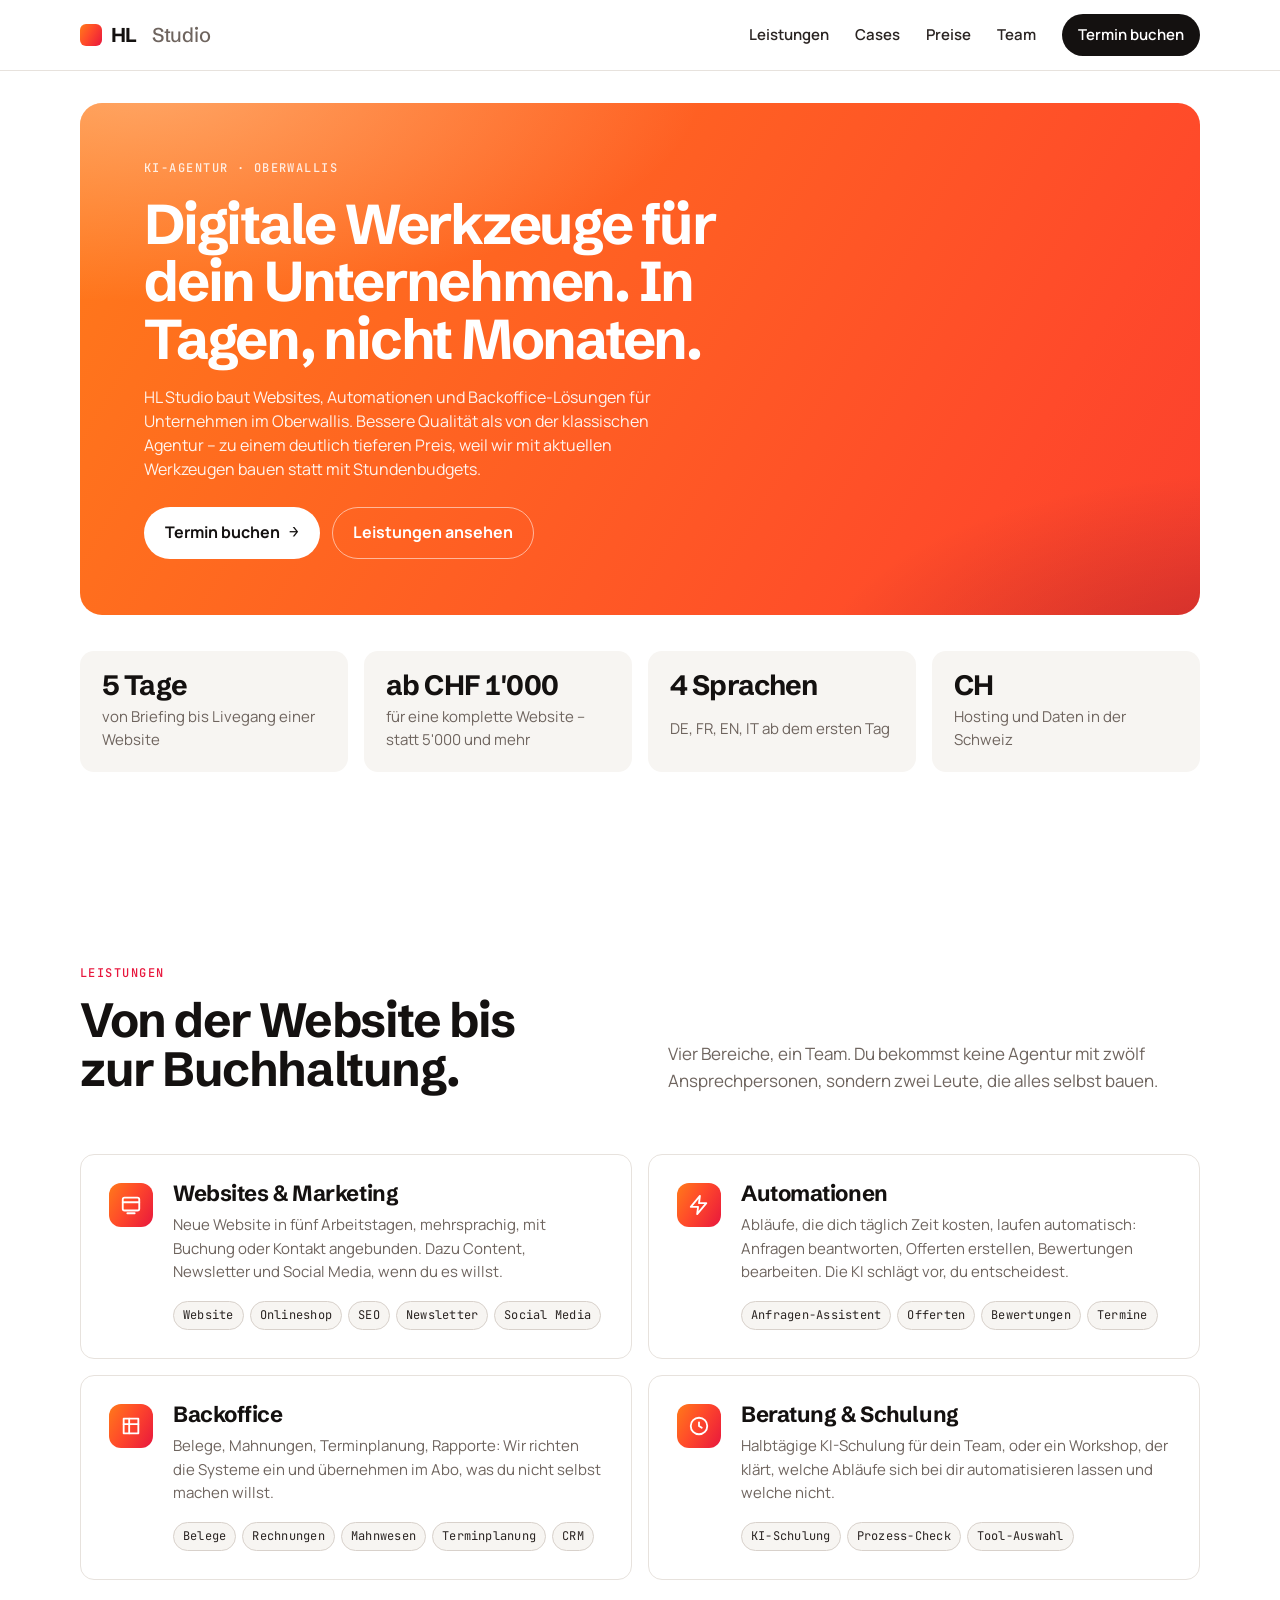
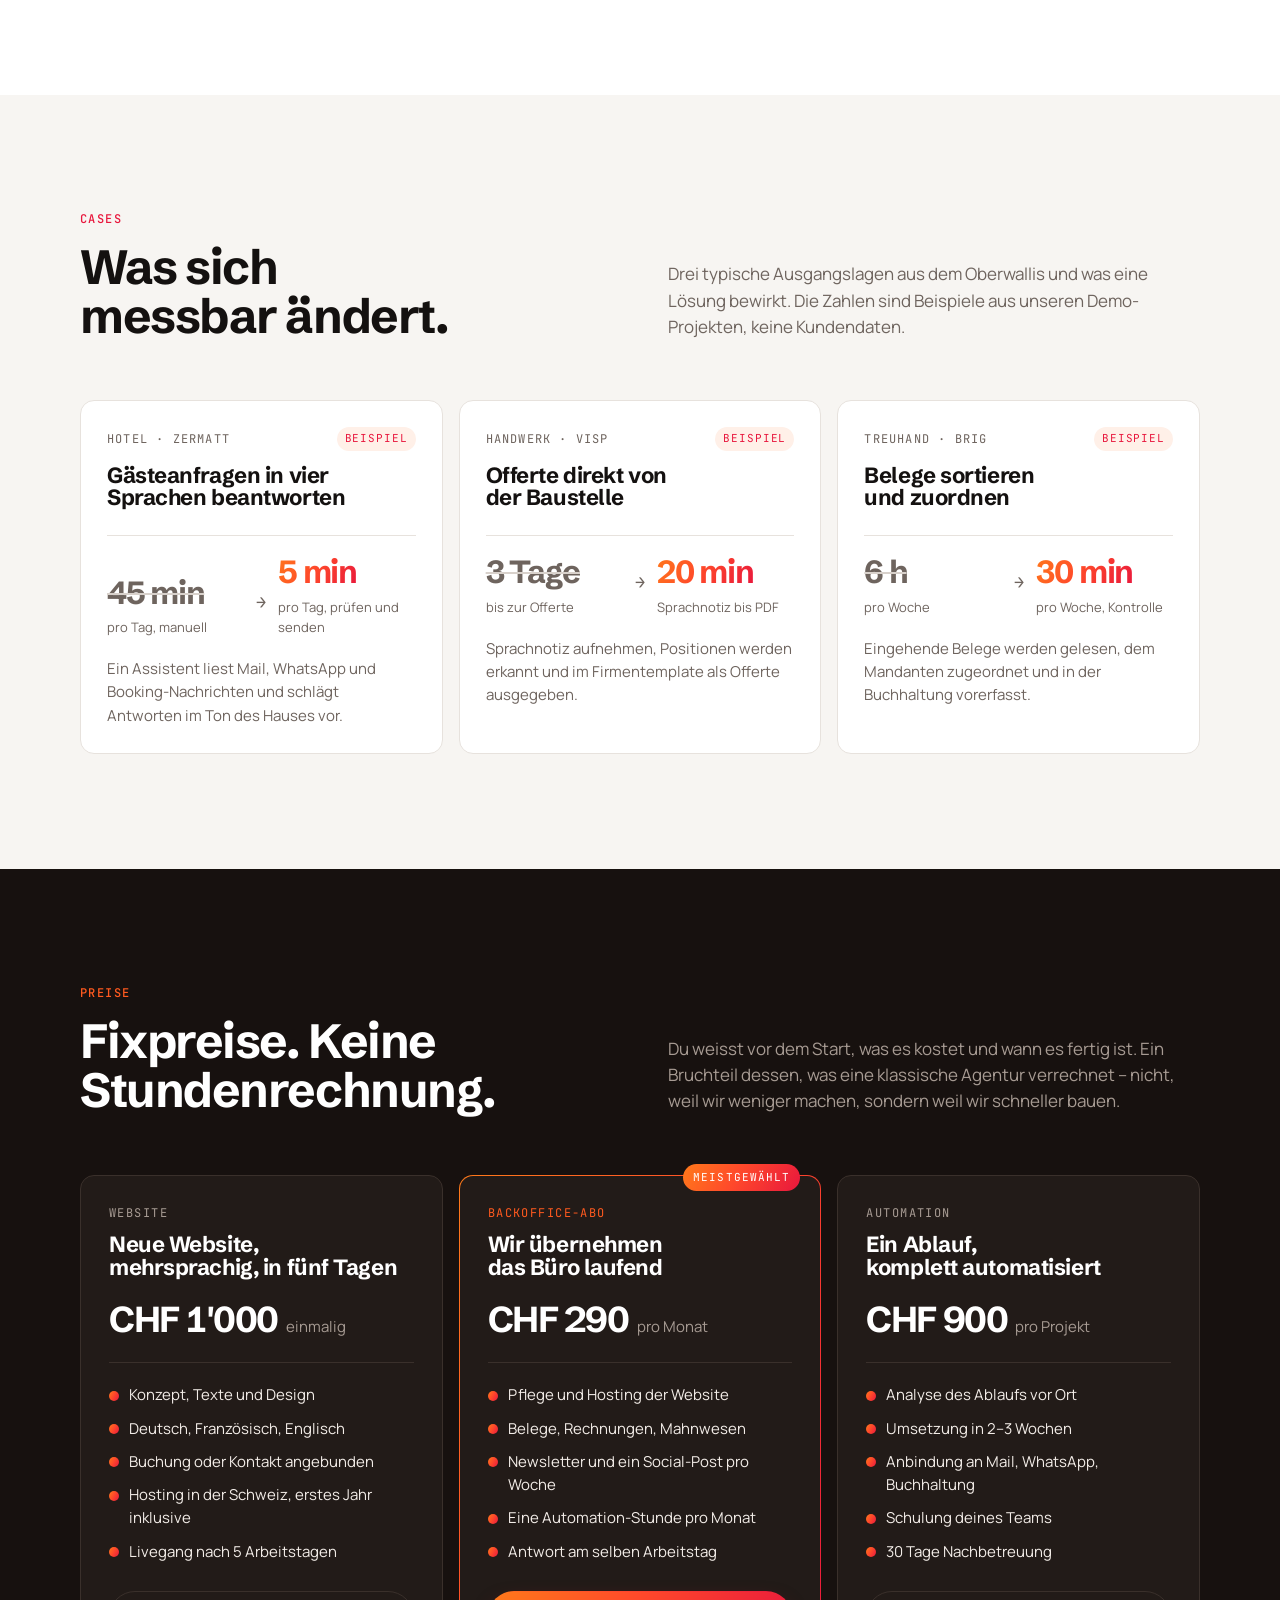
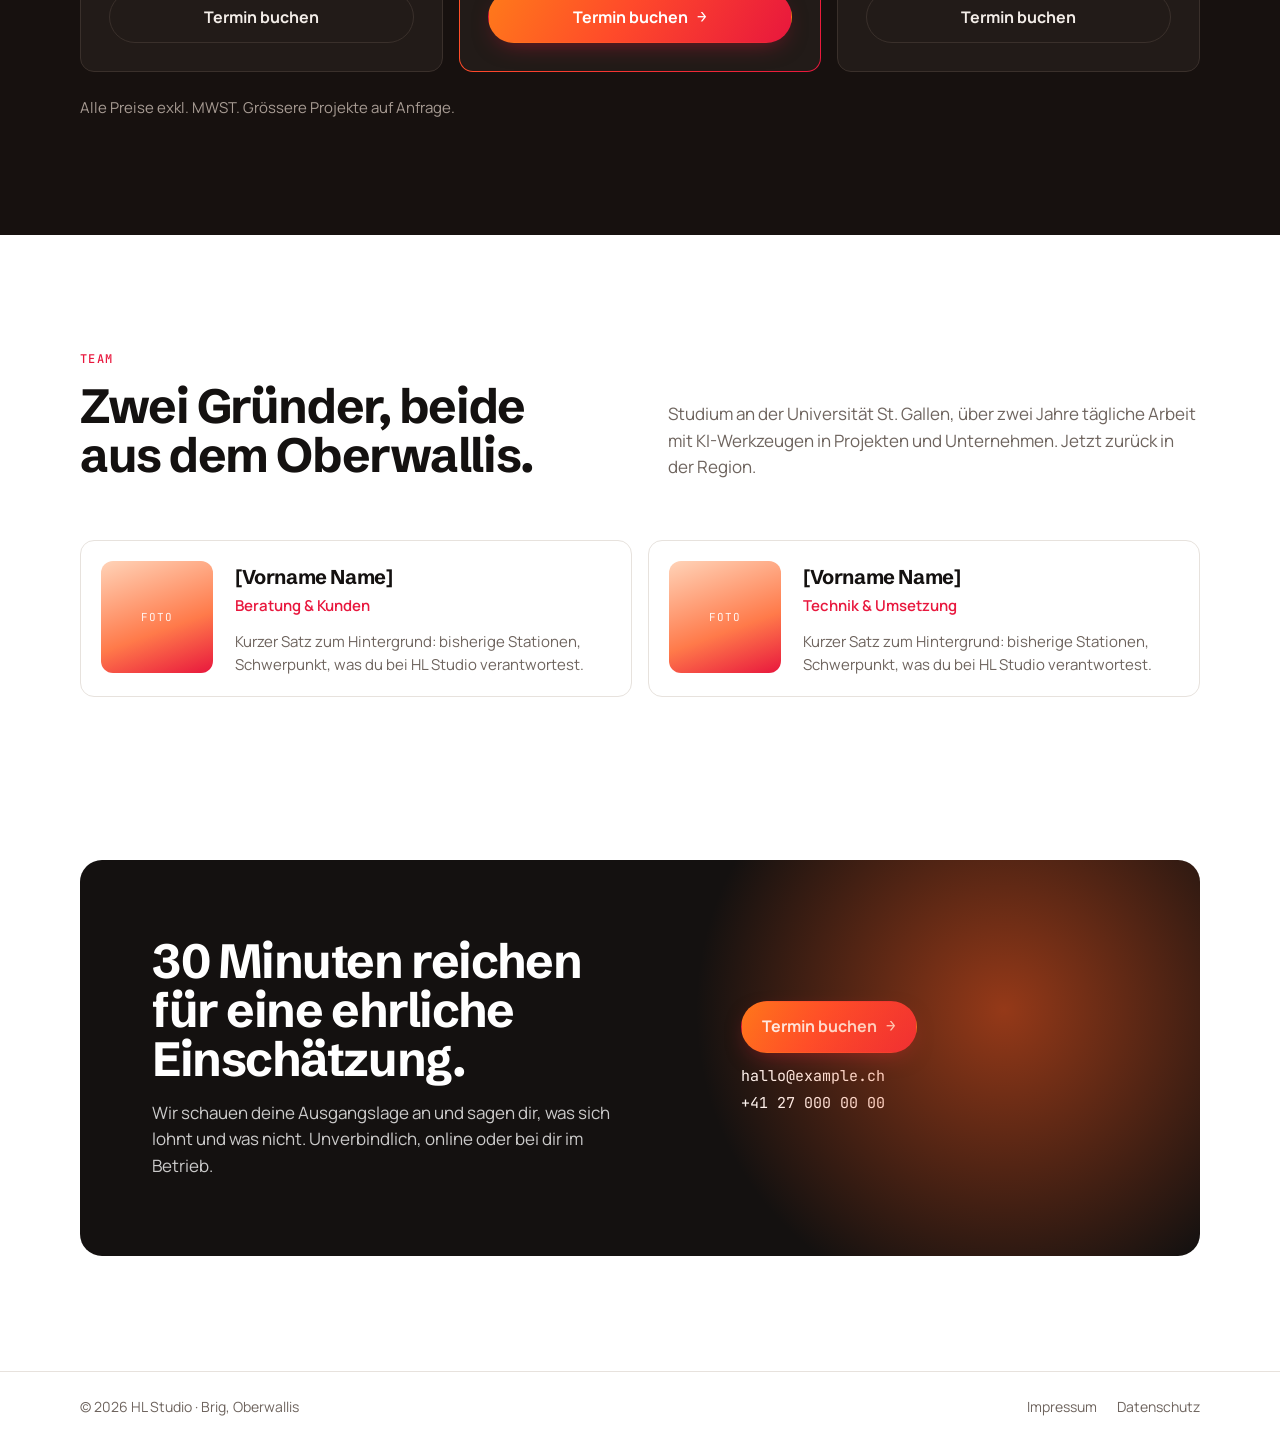
<file: index.html>
<!doctype html>
<html lang="de-CH">
<head>
  <meta charset="utf-8">
  <meta name="viewport" content="width=device-width, initial-scale=1">
  <title>HL Studio — KI-Agentur Oberwallis</title>
  <meta name="description" content="Websites, Automationen und Backoffice für Unternehmen im Oberwallis. Bessere Qualität als von der klassischen Agentur, in Tagen statt Monaten, zu einem deutlich tieferen Preis.">
  <link rel="preconnect" href="https://fonts.googleapis.com">
  <link rel="preconnect" href="https://fonts.gstatic.com" crossorigin>
  <link rel="stylesheet" href="https://fonts.googleapis.com/css2?family=Schibsted+Grotesk:wght@600;700;800&family=Manrope:wght@400;500;600;700&family=JetBrains+Mono:wght@400;500&display=swap">
  <link rel="stylesheet" href="styles.css">
</head>
<body>

<!--
  PLATZHALTER vor dem Livegang:
  · Calendly-Link (3× «Termin buchen»)
  · Preise der drei Pakete (aktuell Annahmen)
  · Namen, Fotos und Kurztexte im Team
  · Demo-Cases: Zahlen sind Beispiele und als solche markiert
  · E-Mail, Telefon, Adresse (CTA, Impressum)
-->

<header class="site-header">
  <div class="wrap">
    <a class="wordmark" href="#top"><span class="mark" aria-hidden="true"></span>HL<span class="light">Studio</span></a>
    <nav class="site-nav" aria-label="Hauptnavigation">
      <a href="#leistungen">Leistungen</a>
      <a href="#cases">Cases</a>
      <a href="#preise">Preise</a>
      <a href="#team">Team</a>
      <a class="btn btn-ink" href="https://calendly.com/DEIN-LINK" target="_blank" rel="noopener">Termin buchen</a>
    </nav>
  </div>
</header>

<main id="top">

  <section class="hero">
    <div class="wrap">
      <div class="hero-panel">
        <span class="label hero-in">KI-Agentur · Oberwallis</span>
        <h1 class="hero-in">Digitale Werkzeuge für dein Unternehmen. In Tagen, nicht Monaten.</h1>
        <p class="lede hero-in">HL Studio baut Websites, Automationen und Backoffice-Lösungen für Unternehmen im Oberwallis. Bessere Qualität als von der klassischen Agentur – zu einem deutlich tieferen Preis, weil wir mit aktuellen Werkzeugen bauen statt mit Stundenbudgets.</p>
        <div class="actions hero-in">
          <a class="btn btn-white" href="https://calendly.com/DEIN-LINK" target="_blank" rel="noopener">Termin buchen <span class="arrow" aria-hidden="true">→</span></a>
          <a class="btn btn-outline-hero" href="#leistungen">Leistungen ansehen</a>
        </div>
      </div>

      <ul class="facts" aria-label="Eckdaten">
        <li><span class="num">5 Tage</span><span class="cap">von Briefing bis Livegang einer Website</span></li>
        <li><span class="num">ab CHF 1'000</span><span class="cap">für eine komplette Website – statt 5'000 und mehr</span></li>
        <li><span class="num">4 Sprachen</span><span class="cap">DE, FR, EN, IT ab dem ersten Tag</span></li>
        <li><span class="num">CH</span><span class="cap">Hosting und Daten in der Schweiz</span></li>
      </ul>
    </div>
  </section>

  <section class="section" id="leistungen">
    <div class="wrap">
      <div class="section-head">
        <div>
          <span class="label">Leistungen</span>
          <h2>Von der Website bis zur Buchhaltung.</h2>
        </div>
        <p class="intro">Vier Bereiche, ein Team. Du bekommst keine Agentur mit zwölf Ansprechpersonen, sondern zwei Leute, die alles selbst bauen.</p>
      </div>

      <div class="services">
        <article class="service">
          <div class="icon" aria-hidden="true">
            <svg viewBox="0 0 24 24" fill="none" stroke="currentColor" stroke-width="2" stroke-linecap="round" stroke-linejoin="round"><rect x="3" y="4" width="18" height="14" rx="2"/><path d="M3 9h18M8 21h8"/></svg>
          </div>
          <h3>Websites &amp; Marketing</h3>
          <p>Neue Website in fünf Arbeitstagen, mehrsprachig, mit Buchung oder Kontakt angebunden. Dazu Content, Newsletter und Social Media, wenn du es willst.</p>
          <ul><li>Website</li><li>Onlineshop</li><li>SEO</li><li>Newsletter</li><li>Social Media</li></ul>
        </article>

        <article class="service">
          <div class="icon" aria-hidden="true">
            <svg viewBox="0 0 24 24" fill="none" stroke="currentColor" stroke-width="2" stroke-linecap="round" stroke-linejoin="round"><path d="M13 2 3 14h8l-1 8 10-12h-8l1-8z"/></svg>
          </div>
          <h3>Automationen</h3>
          <p>Abläufe, die dich täglich Zeit kosten, laufen automatisch: Anfragen beantworten, Offerten erstellen, Bewertungen bearbeiten. Die KI schlägt vor, du entscheidest.</p>
          <ul><li>Anfragen-Assistent</li><li>Offerten</li><li>Bewertungen</li><li>Termine</li></ul>
        </article>

        <article class="service">
          <div class="icon" aria-hidden="true">
            <svg viewBox="0 0 24 24" fill="none" stroke="currentColor" stroke-width="2" stroke-linecap="round" stroke-linejoin="round"><path d="M4 4h16v16H4z"/><path d="M4 10h16M10 4v16"/></svg>
          </div>
          <h3>Backoffice</h3>
          <p>Belege, Mahnungen, Terminplanung, Rapporte: Wir richten die Systeme ein und übernehmen im Abo, was du nicht selbst machen willst.</p>
          <ul><li>Belege</li><li>Rechnungen</li><li>Mahnwesen</li><li>Terminplanung</li><li>CRM</li></ul>
        </article>

        <article class="service">
          <div class="icon" aria-hidden="true">
            <svg viewBox="0 0 24 24" fill="none" stroke="currentColor" stroke-width="2" stroke-linecap="round" stroke-linejoin="round"><circle cx="12" cy="12" r="9"/><path d="M12 8v4l3 2"/></svg>
          </div>
          <h3>Beratung &amp; Schulung</h3>
          <p>Halbtägige KI-Schulung für dein Team, oder ein Workshop, der klärt, welche Abläufe sich bei dir automatisieren lassen und welche nicht.</p>
          <ul><li>KI-Schulung</li><li>Prozess-Check</li><li>Tool-Auswahl</li></ul>
        </article>
      </div>
    </div>
  </section>

  <section class="section alt" id="cases">
    <div class="wrap">
      <div class="section-head">
        <div>
          <span class="label">Cases</span>
          <h2>Was sich messbar ändert.</h2>
        </div>
        <p class="intro">Drei typische Ausgangslagen aus dem Oberwallis und was eine Lösung bewirkt. Die Zahlen sind Beispiele aus unseren Demo-Projekten, keine Kundendaten.</p>
      </div>

      <div class="cases">
        <article class="case">
          <div class="case-top"><span class="tag">Hotel · Zermatt</span><span class="demo">Beispiel</span></div>
          <h3>Gästeanfragen in vier Sprachen beantworten</h3>
          <div class="metric">
            <div class="before"><span class="v">45 min</span><span class="k">pro Tag, manuell</span></div>
            <span class="to" aria-hidden="true">→</span>
            <div class="after"><span class="v">5 min</span><span class="k">pro Tag, prüfen und senden</span></div>
          </div>
          <p class="how">Ein Assistent liest Mail, WhatsApp und Booking-Nachrichten und schlägt Antworten im Ton des Hauses vor.</p>
        </article>

        <article class="case">
          <div class="case-top"><span class="tag">Handwerk · Visp</span><span class="demo">Beispiel</span></div>
          <h3>Offerte direkt von der Baustelle</h3>
          <div class="metric">
            <div class="before"><span class="v">3 Tage</span><span class="k">bis zur Offerte</span></div>
            <span class="to" aria-hidden="true">→</span>
            <div class="after"><span class="v">20 min</span><span class="k">Sprachnotiz bis PDF</span></div>
          </div>
          <p class="how">Sprachnotiz aufnehmen, Positionen werden erkannt und im Firmentemplate als Offerte ausgegeben.</p>
        </article>

        <article class="case">
          <div class="case-top"><span class="tag">Treuhand · Brig</span><span class="demo">Beispiel</span></div>
          <h3>Belege sortieren und zuordnen</h3>
          <div class="metric">
            <div class="before"><span class="v">6 h</span><span class="k">pro Woche</span></div>
            <span class="to" aria-hidden="true">→</span>
            <div class="after"><span class="v">30 min</span><span class="k">pro Woche, Kontrolle</span></div>
          </div>
          <p class="how">Eingehende Belege werden gelesen, dem Mandanten zugeordnet und in der Buchhaltung vorerfasst.</p>
        </article>
      </div>
    </div>
  </section>

  <section class="pricing" id="preise">
    <div class="wrap">
      <div class="section-head">
        <div>
          <span class="label">Preise</span>
          <h2>Fixpreise. Keine Stundenrechnung.</h2>
        </div>
        <p class="intro">Du weisst vor dem Start, was es kostet und wann es fertig ist. Ein Bruchteil dessen, was eine klassische Agentur verrechnet – nicht, weil wir weniger machen, sondern weil wir schneller bauen.</p>
      </div>

      <!-- Preise sind Platzhalter (tbd) -->
      <div class="plans">
        <article class="plan">
          <span class="name">Website</span>
          <h3>Neue Website, mehrsprachig, in fünf Tagen</h3>
          <div class="price"><span class="amount">CHF 1'000</span><span class="per">einmalig</span></div>
          <ul>
            <li>Konzept, Texte und Design</li>
            <li>Deutsch, Französisch, Englisch</li>
            <li>Buchung oder Kontakt angebunden</li>
            <li>Hosting in der Schweiz, erstes Jahr inklusive</li>
            <li>Livegang nach 5 Arbeitstagen</li>
          </ul>
          <a class="btn btn-outline-dark" href="https://calendly.com/DEIN-LINK" target="_blank" rel="noopener">Termin buchen</a>
        </article>

        <article class="plan featured">
          <span class="badge">Meistgewählt</span>
          <span class="name">Backoffice-Abo</span>
          <h3>Wir übernehmen das Büro laufend</h3>
          <div class="price"><span class="amount">CHF 290</span><span class="per">pro Monat</span></div>
          <ul>
            <li>Pflege und Hosting der Website</li>
            <li>Belege, Rechnungen, Mahnwesen</li>
            <li>Newsletter und ein Social-Post pro Woche</li>
            <li>Eine Automation-Stunde pro Monat</li>
            <li>Antwort am selben Arbeitstag</li>
          </ul>
          <a class="btn btn-grad" href="https://calendly.com/DEIN-LINK" target="_blank" rel="noopener">Termin buchen <span class="arrow" aria-hidden="true">→</span></a>
        </article>

        <article class="plan">
          <span class="name">Automation</span>
          <h3>Ein Ablauf, komplett automatisiert</h3>
          <div class="price"><span class="amount">CHF 900</span><span class="per">pro Projekt</span></div>
          <ul>
            <li>Analyse des Ablaufs vor Ort</li>
            <li>Umsetzung in 2–3 Wochen</li>
            <li>Anbindung an Mail, WhatsApp, Buchhaltung</li>
            <li>Schulung deines Teams</li>
            <li>30 Tage Nachbetreuung</li>
          </ul>
          <a class="btn btn-outline-dark" href="https://calendly.com/DEIN-LINK" target="_blank" rel="noopener">Termin buchen</a>
        </article>
      </div>
      <p class="note">Alle Preise exkl. MWST. Grössere Projekte auf Anfrage.</p>
    </div>
  </section>

  <section class="section" id="team">
    <div class="wrap">
      <div class="section-head">
        <div>
          <span class="label">Team</span>
          <h2>Zwei Gründer, beide aus dem Oberwallis.</h2>
        </div>
        <p class="intro">Studium an der Universität St. Gallen, über zwei Jahre tägliche Arbeit mit KI-Werkzeugen in Projekten und Unternehmen. Jetzt zurück in der Region.</p>
      </div>

      <div class="team">
        <article class="person">
          <div class="photo" aria-hidden="true">Foto</div>
          <div>
            <span class="name">[Vorname Name]</span>
            <span class="role">Beratung &amp; Kunden</span>
            <p>Kurzer Satz zum Hintergrund: bisherige Stationen, Schwerpunkt, was du bei HL Studio verantwortest.</p>
          </div>
        </article>
        <article class="person">
          <div class="photo" aria-hidden="true">Foto</div>
          <div>
            <span class="name">[Vorname Name]</span>
            <span class="role">Technik &amp; Umsetzung</span>
            <p>Kurzer Satz zum Hintergrund: bisherige Stationen, Schwerpunkt, was du bei HL Studio verantwortest.</p>
          </div>
        </article>
      </div>
    </div>
  </section>

  <section class="cta" id="kontakt">
    <div class="wrap">
      <div class="cta-panel">
        <div>
          <h2>30 Minuten reichen für eine ehrliche Einschätzung.</h2>
          <p class="lede">Wir schauen deine Ausgangslage an und sagen dir, was sich lohnt und was nicht. Unverbindlich, online oder bei dir im Betrieb.</p>
        </div>
        <div class="actions">
          <a class="btn btn-grad" href="https://calendly.com/DEIN-LINK" target="_blank" rel="noopener">Termin buchen <span class="arrow" aria-hidden="true">→</span></a>
          <div class="direct">
            <a href="mailto:hallo@example.ch">hallo@example.ch</a>
            <a href="tel:+41270000000">+41 27 000 00 00</a>
          </div>
        </div>
      </div>
    </div>
  </section>

</main>

<footer class="site-footer">
  <div class="wrap">
    <span>© 2026 HL Studio · Brig, Oberwallis</span>
    <nav aria-label="Rechtliches">
      <a href="impressum.html">Impressum</a>
      <a href="impressum.html#datenschutz">Datenschutz</a>
    </nav>
  </div>
</footer>

</body>
</html>
</file>
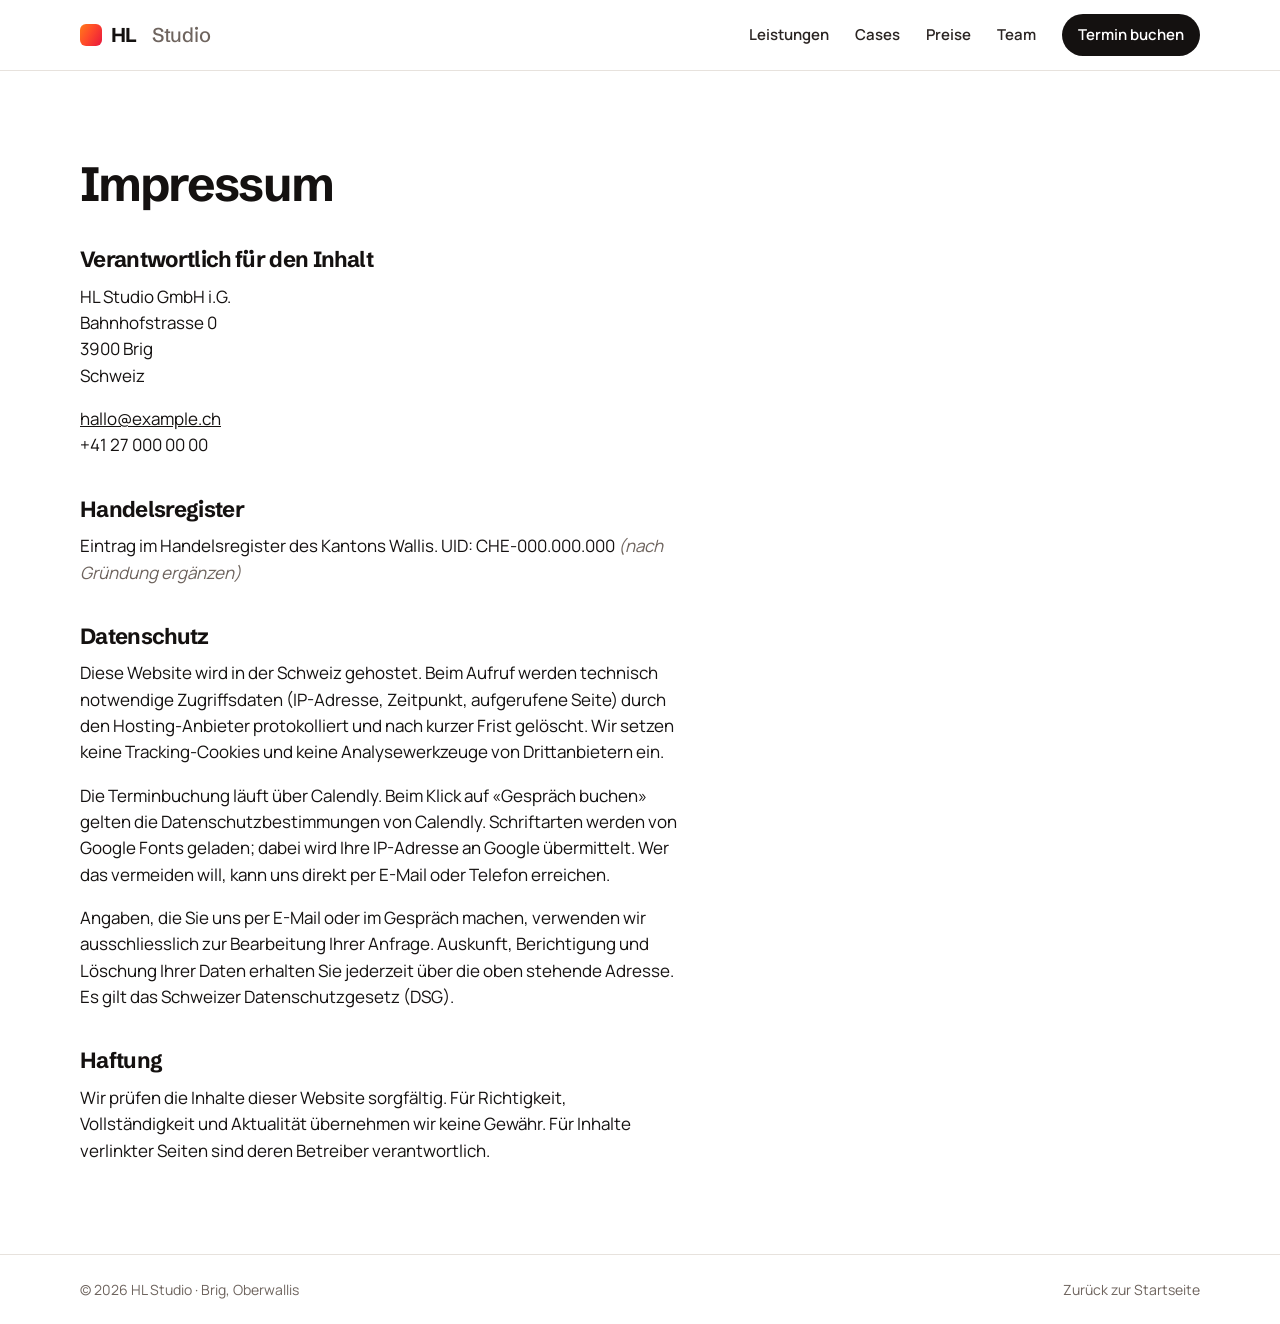
<file: impressum.html>
<!doctype html>
<html lang="de-CH">
<head>
  <meta charset="utf-8">
  <meta name="viewport" content="width=device-width, initial-scale=1">
  <title>Impressum — HL Studio</title>
  <meta name="robots" content="noindex">
  <link rel="preconnect" href="https://fonts.googleapis.com">
  <link rel="preconnect" href="https://fonts.gstatic.com" crossorigin>
  <link rel="stylesheet" href="https://fonts.googleapis.com/css2?family=Schibsted+Grotesk:wght@600;700&family=Manrope:wght@400;500;600;700&family=JetBrains+Mono:wght@400;500&display=swap">
  <link rel="stylesheet" href="styles.css">
</head>
<body>

<header class="site-header">
  <div class="wrap">
    <a class="wordmark" href="index.html"><span class="mark" aria-hidden="true"></span>HL<span class="light">Studio</span></a>
    <nav class="site-nav" aria-label="Hauptnavigation">
      <a href="index.html#leistungen">Leistungen</a>
      <a href="index.html#cases">Cases</a>
      <a href="index.html#preise">Preise</a>
      <a href="index.html#team">Team</a>
      <a class="btn btn-ink" href="https://calendly.com/DEIN-LINK" target="_blank" rel="noopener">Termin buchen</a>
    </nav>
  </div>
</header>

<main class="legal">
  <div class="wrap">
    <h1>Impressum</h1>

    <h2>Verantwortlich für den Inhalt</h2>
    <address>
      <p>HL Studio GmbH i.G.<br>
      Bahnhofstrasse 0<br>
      3900 Brig<br>
      Schweiz</p>
      <p><a href="mailto:hallo@example.ch">hallo@example.ch</a><br>
      +41 27 000 00 00</p>
    </address>

    <h2>Handelsregister</h2>
    <p>Eintrag im Handelsregister des Kantons Wallis. UID: CHE-000.000.000 <em class="muted">(nach Gründung ergänzen)</em></p>

    <h2 id="datenschutz">Datenschutz</h2>
    <p>Diese Website wird in der Schweiz gehostet. Beim Aufruf werden technisch notwendige Zugriffsdaten (IP-Adresse, Zeitpunkt, aufgerufene Seite) durch den Hosting-Anbieter protokolliert und nach kurzer Frist gelöscht. Wir setzen keine Tracking-Cookies und keine Analysewerkzeuge von Drittanbietern ein.</p>
    <p>Die Terminbuchung läuft über Calendly. Beim Klick auf «Gespräch buchen» gelten die Datenschutzbestimmungen von Calendly. Schriftarten werden von Google Fonts geladen; dabei wird Ihre IP-Adresse an Google übermittelt. Wer das vermeiden will, kann uns direkt per E-Mail oder Telefon erreichen.</p>
    <p>Angaben, die Sie uns per E-Mail oder im Gespräch machen, verwenden wir ausschliesslich zur Bearbeitung Ihrer Anfrage. Auskunft, Berichtigung und Löschung Ihrer Daten erhalten Sie jederzeit über die oben stehende Adresse. Es gilt das Schweizer Datenschutzgesetz (DSG).</p>

    <h2>Haftung</h2>
    <p>Wir prüfen die Inhalte dieser Website sorgfältig. Für Richtigkeit, Vollständigkeit und Aktualität übernehmen wir keine Gewähr. Für Inhalte verlinkter Seiten sind deren Betreiber verantwortlich.</p>
  </div>
</main>

<footer class="site-footer">
  <div class="wrap">
    <span>© 2026 HL Studio · Brig, Oberwallis</span>
    <nav aria-label="Rechtliches">
      <a href="index.html">Zurück zur Startseite</a>
    </nav>
  </div>
</footer>

</body>
</html>
</file>
<file: styles.css>
/* ------------------------------------------------------------------
   Gamma — KI-Agentur Oberwallis · v2
   Light ground, one warm gradient (orange → red) as the bold move,
   a dark block for pricing. All colors painted explicitly.
   ------------------------------------------------------------------ */

:root {
  --bg:      #FFFFFF;
  --bg-2:    #F7F5F2;   /* warm off-white for alternating sections */
  --ink:     #141110;   /* warm near-black */
  --ink-2:   #2A2422;
  --muted:   #6E645E;
  --line:    #E7E2DD;
  --line-2:  #D8D1CB;

  --orange:  #FF5A1F;
  --red:     #E8173D;
  --red-dk:  #B80F3A;
  --glow:    #FFB37A;

  --dark:    #17110F;   /* pricing block */
  --dark-2:  #221B18;
  --dark-line: #3A302B;
  --on-dark: #F3EDE8;
  --on-dark-muted: #A79B93;

  --grad: linear-gradient(120deg, #FF7A1A 0%, #FF4A2A 45%, #E8173D 100%);

  --display: "Schibsted Grotesk", "Helvetica Neue", Arial, sans-serif;
  --body:    "Manrope", "Helvetica Neue", Arial, sans-serif;
  --mono:    "JetBrains Mono", "SF Mono", Consolas, monospace;

  --wrap: 1120px;
  --gutter: clamp(20px, 4vw, 48px);
  --measure: 60ch;
  --r-sm: 8px;
  --r: 14px;
  --r-lg: 22px;

  --t-1: clamp(2.125rem, 4.4vw, 3.5rem);
  --t-2: clamp(2rem, 3.8vw, 3rem);
  --t-3: 1.375rem;
  --t-4: 1.125rem;
  --t-body: 1.0625rem;
  --t-small: 0.9375rem;
  --t-label: 0.75rem;

  --ease: cubic-bezier(.2,.7,.2,1);
}

*, *::before, *::after { box-sizing: border-box; }

html { scroll-behavior: smooth; -webkit-text-size-adjust: 100%; }

body {
  margin: 0;
  background: var(--bg);
  color: var(--ink);
  font-family: var(--body);
  font-size: var(--t-body);
  line-height: 1.55;
  -webkit-font-smoothing: antialiased;
}

img { max-width: 100%; display: block; }
a { color: inherit; }
a:focus-visible, button:focus-visible {
  outline: 3px solid var(--orange);
  outline-offset: 3px;
}

h1, h2, h3, h4 {
  font-family: var(--display);
  font-weight: 700;
  line-height: 1.02;
  letter-spacing: -0.03em;
  margin: 0;
  text-wrap: balance;
}
h1 { font-size: var(--t-1); letter-spacing: -0.04em; }
h2 { font-size: var(--t-2); }
h3 { font-size: var(--t-3); letter-spacing: -0.02em; }
h4 { font-size: var(--t-4); letter-spacing: -0.01em; }

p { margin: 0; max-width: var(--measure); }
p + p { margin-top: 1em; }
ul, ol { margin: 0; padding: 0; list-style: none; }

.wrap { width: min(var(--wrap), 100% - 2 * var(--gutter)); margin-inline: auto; }

.label {
  font-family: var(--mono);
  font-size: var(--t-label);
  font-weight: 500;
  letter-spacing: 0.12em;
  text-transform: uppercase;
  color: var(--red);
}
.num { font-family: var(--mono); font-variant-numeric: tabular-nums; }
.muted { color: var(--muted); }

.grad-text {
  background: var(--grad);
  -webkit-background-clip: text;
  background-clip: text;
  color: transparent;
}

/* ---------- Buttons ---------- */

.btn {
  display: inline-flex;
  align-items: center;
  gap: 0.55em;
  padding: 0.8em 1.25em;
  border-radius: 999px;
  border: 1.5px solid transparent;
  font-family: var(--body);
  font-size: 1rem;
  font-weight: 700;
  text-decoration: none;
  cursor: pointer;
  transition: transform 160ms var(--ease), background-color 160ms var(--ease), border-color 160ms var(--ease), box-shadow 160ms var(--ease);
}
.btn:hover { transform: translateY(-1px); }
.btn:active { transform: translateY(0); }
.btn .arrow { font-family: var(--mono); font-weight: 500; transition: transform 160ms var(--ease); }
.btn:hover .arrow { transform: translateX(3px); }

.btn-grad {
  background: var(--grad);
  color: #FFFFFF;
  box-shadow: 0 8px 24px -10px rgba(232, 23, 61, 0.55);
}
.btn-grad:hover { box-shadow: 0 12px 28px -10px rgba(232, 23, 61, 0.65); }

.btn-ink { background: var(--ink); color: #FFFFFF; }
.btn-ink:hover { background: var(--ink-2); }

.btn-outline { border-color: var(--line-2); color: var(--ink); background: transparent; }
.btn-outline:hover { border-color: var(--ink); }

.btn-outline-dark { border-color: var(--dark-line); color: var(--on-dark); background: transparent; }
.btn-outline-dark:hover { border-color: var(--on-dark); }

.btn-white { background: #FFFFFF; color: var(--ink); }
.btn-white:hover { background: #FFF4EE; }

/* ---------- Header ---------- */

.site-header {
  position: sticky;
  top: 0;
  z-index: 20;
  background: rgba(255, 255, 255, 0.82);
  backdrop-filter: saturate(160%) blur(12px);
  -webkit-backdrop-filter: saturate(160%) blur(12px);
  border-bottom: 1px solid var(--line);
}
.site-header .wrap {
  display: flex; align-items: center; justify-content: space-between;
  gap: 24px; padding-block: 14px;
}
.wordmark {
  font-family: var(--display);
  font-weight: 700;
  font-size: 1.25rem;
  letter-spacing: -0.03em;
  text-decoration: none;
  display: inline-flex; align-items: center; gap: 9px;
}
.wordmark .light { font-weight: 500; color: var(--muted); margin-left: 0.3em; letter-spacing: -0.01em; }
.wordmark .mark {
  width: 22px; height: 22px;
  border-radius: 6px;
  background: var(--grad);
  display: inline-block;
}
.site-nav { display: flex; align-items: center; gap: 26px; }
.site-nav a {
  text-decoration: none;
  font-size: var(--t-small);
  font-weight: 600;
  color: var(--ink-2);
}
.site-nav a:not(.btn):hover { color: var(--red); }
.site-nav .btn { padding: 0.55em 1em; font-size: 0.9375rem; }
.site-nav .btn-ink { color: #FFFFFF; } /* beats .site-nav a's ink color */
@media (max-width: 720px) { .site-nav a:not(.btn) { display: none; } }

/* ---------- Hero ---------- */

.hero { padding-block: clamp(20px, 3vw, 32px) clamp(48px, 6vw, 80px); }

.hero-panel {
  position: relative;
  overflow: hidden;
  border-radius: var(--r-lg);
  background: var(--grad);
  background-size: 180% 180%;
  color: #FFFFFF;
  padding: clamp(32px, 4.5vw, 56px) clamp(24px, 5vw, 64px);
  isolation: isolate;
  animation: drift 18s ease-in-out infinite alternate;
}
.hero-panel::before {
  /* soft light from the top-left, keeps the gradient from reading flat */
  content: "";
  position: absolute; inset: -20%;
  background: radial-gradient(60% 50% at 18% 12%, rgba(255, 220, 190, 0.45), transparent 60%),
              radial-gradient(45% 45% at 90% 95%, rgba(90, 0, 40, 0.35), transparent 65%);
  z-index: -1;
  pointer-events: none;
}
.hero-panel .label { color: rgba(255, 255, 255, 0.85); display: block; margin-bottom: 18px; }
.hero-panel h1 { max-width: 20ch; color: #FFFFFF; }
.hero-panel .lede {
  margin-top: 18px;
  font-size: clamp(1rem, 1.2vw, 1.125rem);
  line-height: 1.5;
  max-width: 52ch;
  color: rgba(255, 255, 255, 0.92);
}
.hero-panel .actions { display: flex; flex-wrap: wrap; gap: 12px; margin-top: 26px; }
.hero-panel .btn-outline-hero {
  border-color: rgba(255, 255, 255, 0.55); color: #FFFFFF; background: transparent;
}
.hero-panel .btn-outline-hero:hover { border-color: #FFFFFF; background: rgba(255, 255, 255, 0.1); }

.hero-in { animation: rise 700ms var(--ease) both; }
.hero-in:nth-child(2) { animation-delay: 60ms; }
.hero-in:nth-child(3) { animation-delay: 120ms; }
.hero-in:nth-child(4) { animation-delay: 180ms; }

.facts {
  display: grid;
  grid-template-columns: repeat(4, 1fr);
  gap: 16px;
  margin-top: clamp(24px, 3vw, 36px);
}
.facts li {
  background: var(--bg-2);
  border-radius: var(--r);
  padding: 20px 22px;
  display: grid; gap: 6px;
}
.facts .num {
  font-family: var(--display);
  font-size: 1.75rem;
  font-weight: 700;
  letter-spacing: -0.03em;
  line-height: 1;
}
.facts .cap { font-size: var(--t-small); color: var(--muted); }
@media (max-width: 820px) { .facts { grid-template-columns: 1fr 1fr; } }
@media (max-width: 420px) { .facts { grid-template-columns: 1fr; } }

/* ---------- Sections ---------- */

.section { padding-block: clamp(64px, 9vw, 120px); }
.section.alt { background: var(--bg-2); }

.section-head {
  display: grid;
  grid-template-columns: minmax(0, 6fr) minmax(0, 6fr);
  gap: 20px 56px;
  align-items: end;
  margin-bottom: clamp(36px, 5vw, 60px);
}
.section-head .label { display: block; margin-bottom: 14px; }
.section-head .intro { color: var(--muted); font-size: 1.0625rem; }
@media (max-width: 820px) { .section-head { grid-template-columns: 1fr; } }

/* ---------- Services ---------- */

.services {
  display: grid;
  grid-template-columns: repeat(2, 1fr);
  gap: 16px;
}
.service {
  background: var(--bg);
  border: 1px solid var(--line);
  border-radius: var(--r);
  padding: 28px;
  display: grid;
  grid-template-columns: auto 1fr;
  gap: 8px 20px;
  transition: border-color 160ms var(--ease), transform 160ms var(--ease), box-shadow 160ms var(--ease);
}
.service:hover {
  border-color: var(--orange);
  transform: translateY(-2px);
  box-shadow: 0 16px 40px -24px rgba(20, 17, 16, 0.35);
}
.service .icon {
  grid-row: span 3;
  width: 44px; height: 44px;
  border-radius: 12px;
  background: var(--grad);
  display: grid; place-items: center;
  color: #FFFFFF;
}
.service .icon svg { width: 22px; height: 22px; }
.service h3 { align-self: end; }
.service p { font-size: var(--t-small); color: var(--muted); }
.service ul {
  margin-top: 10px;
  display: flex; flex-wrap: wrap; gap: 6px;
}
.service ul li {
  font-family: var(--mono);
  font-size: 0.75rem;
  letter-spacing: 0.02em;
  padding: 4px 9px;
  border-radius: 999px;
  border: 1px solid var(--line-2);
  color: var(--ink-2);
  background: var(--bg-2);
}
@media (max-width: 820px) { .services { grid-template-columns: 1fr; } }

/* ---------- Cases ---------- */

.cases {
  display: grid;
  grid-template-columns: repeat(3, 1fr);
  gap: 16px;
}
.case {
  background: var(--bg);
  border: 1px solid var(--line);
  border-radius: var(--r);
  padding: 26px;
  display: grid;
  gap: 0;
  align-content: start;
  transition: border-color 160ms var(--ease), transform 160ms var(--ease);
}
.case:hover { border-color: var(--orange); transform: translateY(-2px); }
.case-top {
  display: flex; justify-content: space-between; align-items: center;
  gap: 12px;
}
.case .tag {
  font-family: var(--mono);
  font-size: var(--t-label);
  letter-spacing: 0.1em;
  text-transform: uppercase;
  color: var(--muted);
}
.case .demo {
  font-family: var(--mono);
  font-size: 0.6875rem;
  letter-spacing: 0.08em;
  text-transform: uppercase;
  padding: 3px 8px;
  border-radius: 999px;
  background: #FFF0E8;
  color: var(--red);
}
.case h3 { margin-top: 14px; }
.case .metric {
  margin-top: 26px;
  padding-top: 20px;
  border-top: 1px solid var(--line);
  display: grid;
  grid-template-columns: 1fr auto 1fr;
  align-items: end;
  gap: 12px;
}
.case .metric .v {
  font-family: var(--display);
  font-size: 2rem;
  font-weight: 700;
  letter-spacing: -0.04em;
  line-height: 1;
}
.case .metric .before .v { color: var(--muted); text-decoration: line-through; text-decoration-thickness: 2px; text-decoration-color: var(--line-2); }
.case .metric .after .v { background: var(--grad); -webkit-background-clip: text; background-clip: text; color: transparent; }
.case .metric .k { display: block; margin-top: 6px; font-size: 0.8125rem; color: var(--muted); }
.case .metric .to { font-family: var(--mono); color: var(--muted); padding-bottom: 22px; }
.case .how {
  margin-top: 20px;
  font-size: var(--t-small);
  color: var(--muted);
}
@media (max-width: 900px) { .cases { grid-template-columns: 1fr; } }

/* ---------- Pricing (dark block) ---------- */

.pricing {
  background: var(--dark);
  color: var(--on-dark);
  padding-block: clamp(64px, 9vw, 120px);
}
.pricing .section-head h2 { color: #FFFFFF; }
.pricing .section-head .intro { color: var(--on-dark-muted); }
.pricing .label { color: var(--orange); }

.plans {
  display: grid;
  grid-template-columns: repeat(3, 1fr);
  gap: 16px;
}
.plan {
  background: var(--dark-2);
  border: 1px solid var(--dark-line);
  border-radius: var(--r);
  padding: 28px;
  display: grid;
  grid-template-rows: auto auto auto 1fr auto;
  align-content: start;
  position: relative;
}
.plan .name {
  font-family: var(--mono);
  font-size: var(--t-label);
  letter-spacing: 0.12em;
  text-transform: uppercase;
  color: var(--on-dark-muted);
}
.plan h3 { color: #FFFFFF; margin-top: 12px; }
.plan .price {
  margin-top: 22px;
  display: flex; align-items: baseline; gap: 8px;
}
.plan .price .amount {
  font-family: var(--display);
  font-size: 2.25rem;
  font-weight: 700;
  letter-spacing: -0.04em;
  line-height: 1;
  color: #FFFFFF;
  font-variant-numeric: tabular-nums;
}
.plan .price .per { font-size: var(--t-small); color: var(--on-dark-muted); }
.plan ul {
  margin-top: 24px;
  padding-top: 20px;
  border-top: 1px solid var(--dark-line);
  display: grid; gap: 10px;
  font-size: var(--t-small);
  color: var(--on-dark);
}
.plan ul li { padding-left: 20px; position: relative; }
.plan ul li::before {
  content: "";
  position: absolute; left: 0; top: 0.5em;
  width: 10px; height: 10px; border-radius: 50%;
  background: var(--grad);
}
.plan .btn { margin-top: 28px; justify-content: center; }

.plan.featured {
  border-color: transparent;
  background:
    linear-gradient(var(--dark-2), var(--dark-2)) padding-box,
    var(--grad) border-box;
  border: 1.5px solid transparent;
}
.plan.featured .name { color: var(--orange); }
.plan .badge {
  position: absolute; top: -12px; right: 20px;
  font-family: var(--mono);
  font-size: 0.6875rem;
  letter-spacing: 0.1em;
  text-transform: uppercase;
  padding: 5px 10px;
  border-radius: 999px;
  background: var(--grad);
  color: #FFFFFF;
}
.pricing .note {
  margin-top: 24px;
  font-size: var(--t-small);
  color: var(--on-dark-muted);
}
@media (max-width: 900px) { .plans { grid-template-columns: 1fr; } }

/* ---------- Team ---------- */

.team {
  display: grid;
  grid-template-columns: repeat(2, 1fr);
  gap: 16px;
}
.person {
  background: var(--bg);
  border: 1px solid var(--line);
  border-radius: var(--r);
  padding: 20px;
  display: grid;
  grid-template-columns: 112px 1fr;
  gap: 22px;
  align-items: start;
}
.person .photo {
  aspect-ratio: 1;
  border-radius: 12px;
  background: linear-gradient(160deg, #FFD3B8, #FF7A4A 60%, #E8173D);
  display: grid; place-items: center;
  font-family: var(--mono);
  font-size: 0.6875rem;
  letter-spacing: 0.1em;
  text-transform: uppercase;
  color: rgba(255, 255, 255, 0.9);
}
.person .name { font-family: var(--display); font-weight: 700; font-size: 1.25rem; letter-spacing: -0.02em; }
.person .role { display: block; margin-top: 2px; font-size: var(--t-small); color: var(--red); font-weight: 600; }
.person p { margin-top: 12px; font-size: var(--t-small); color: var(--muted); }
@media (max-width: 720px) {
  .team { grid-template-columns: 1fr; }
  .person { grid-template-columns: 88px 1fr; }
}

/* ---------- Final CTA ---------- */

.cta { padding-block: clamp(24px, 4vw, 48px) clamp(64px, 9vw, 120px); }
.cta-panel {
  border-radius: var(--r-lg);
  background: var(--ink);
  color: #FFFFFF;
  padding: clamp(40px, 6vw, 80px) clamp(24px, 6vw, 72px);
  display: grid;
  grid-template-columns: minmax(0, 7fr) minmax(0, 5fr);
  gap: 32px 48px;
  align-items: center;
  position: relative;
  overflow: hidden;
}
.cta-panel::after {
  content: "";
  position: absolute; right: -10%; top: -40%;
  width: 55%; aspect-ratio: 1;
  border-radius: 50%;
  background: radial-gradient(closest-side, rgba(255, 90, 31, 0.55), transparent);
  pointer-events: none;
}
.cta-panel h2 { color: #FFFFFF; max-width: 16ch; }
.cta-panel .lede { margin-top: 16px; color: rgba(255, 255, 255, 0.78); max-width: 46ch; }
.cta-panel .actions { display: grid; gap: 12px; justify-items: start; position: relative; }
.cta-panel .direct {
  font-family: var(--mono);
  font-size: var(--t-small);
  display: grid; gap: 4px;
  color: rgba(255, 255, 255, 0.78);
}
.cta-panel .direct a { text-decoration: none; color: #FFFFFF; }
.cta-panel .direct a:hover { text-decoration: underline; }
@media (max-width: 820px) { .cta-panel { grid-template-columns: 1fr; } }

/* ---------- Footer ---------- */

.site-footer {
  border-top: 1px solid var(--line);
  padding-block: 24px;
  font-size: 0.875rem;
  color: var(--muted);
}
.site-footer .wrap { display: flex; flex-wrap: wrap; justify-content: space-between; gap: 8px 24px; }
.site-footer a { color: var(--muted); text-decoration: none; }
.site-footer a:hover { color: var(--ink); }
.site-footer nav { display: flex; gap: 20px; }

/* ---------- Legal page ---------- */

.legal { padding-block: clamp(48px, 7vw, 96px); }
.legal h1 { font-size: var(--t-2); margin-bottom: 32px; }
.legal h2 { font-size: var(--t-3); margin-top: 40px; margin-bottom: 12px; }
.legal address { font-style: normal; }

/* ---------- Motion ---------- */

@keyframes rise {
  from { transform: translateY(14px); }
  to   { transform: translateY(0); }
}
@keyframes drift {
  from { background-position: 0% 50%; }
  to   { background-position: 100% 50%; }
}
@media (prefers-reduced-motion: reduce) {
  html { scroll-behavior: auto; }
  *, *::before, *::after { animation: none !important; transition: none !important; }
}
</file>
